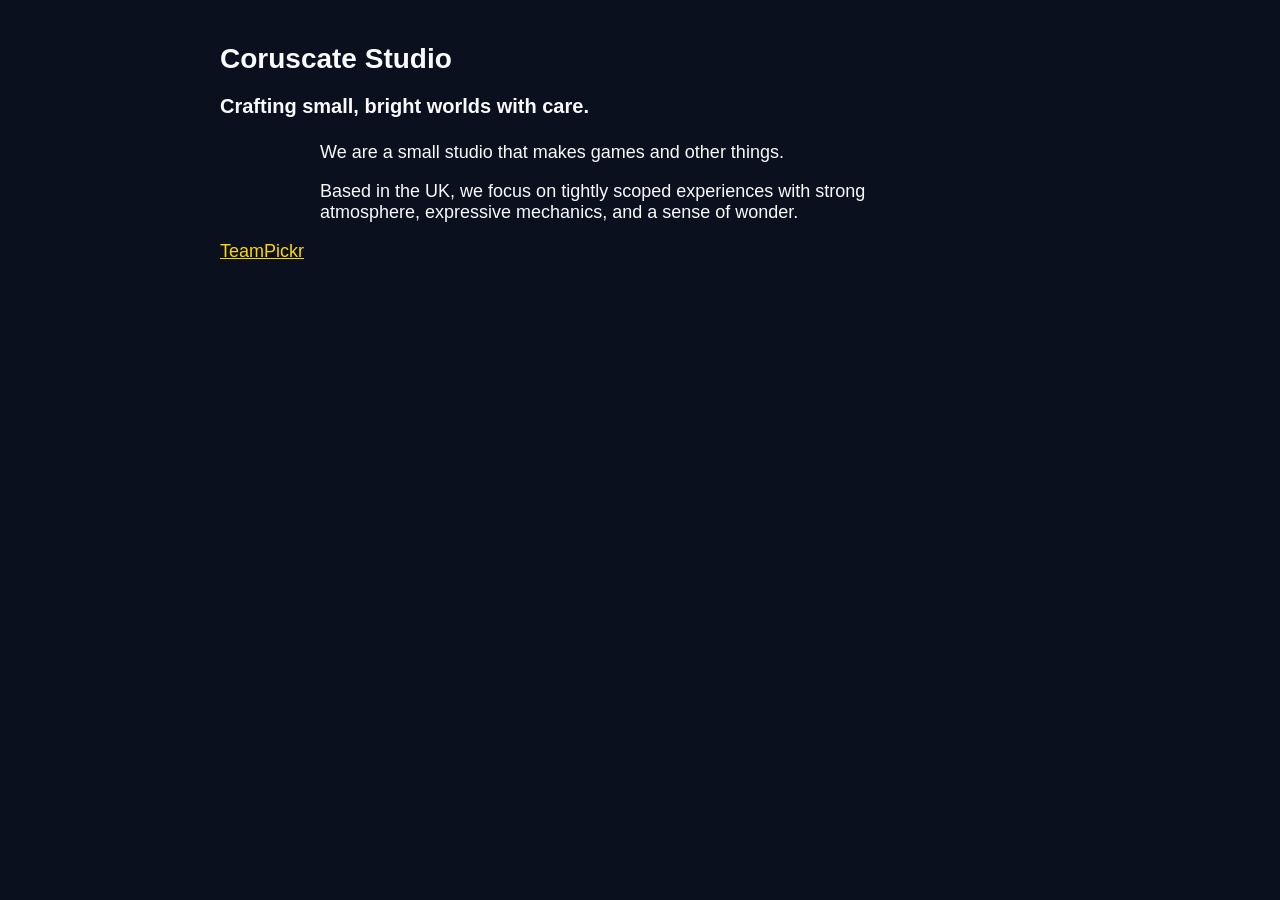
<file: docs/index.html>
<!DOCTYPE html>
<html lang="en">
<head>
  <meta charset="UTF-8">
  <meta name="viewport" content="width=device-width, initial-scale=1">
  <meta name="description" content="Coruscate Studio">
  <title>Coruscate Studio</title>
  <link rel="stylesheet" href="./theme.css">
</head>
<body>
  <div class="page-shell">
    <header class="page-header">
      <h1 class="page-title">Coruscate Studio</h1>
      <p class="page-subtitle">Crafting small, bright worlds with care.</p>
    </header>
    <main class="page-main">
      <p>
        We are a small studio that makes games and other things.
      </p>
      <p>
        Based in the UK, we focus on tightly scoped experiences with strong
        atmosphere, expressive mechanics, and a sense of wonder.
      </p>
    </main>
    <footer class="page-footer">
      <p>
        <a href="./teampickr/index.html">TeamPickr</a>
    </footer>
  </div>
</body>
</html>
</file>
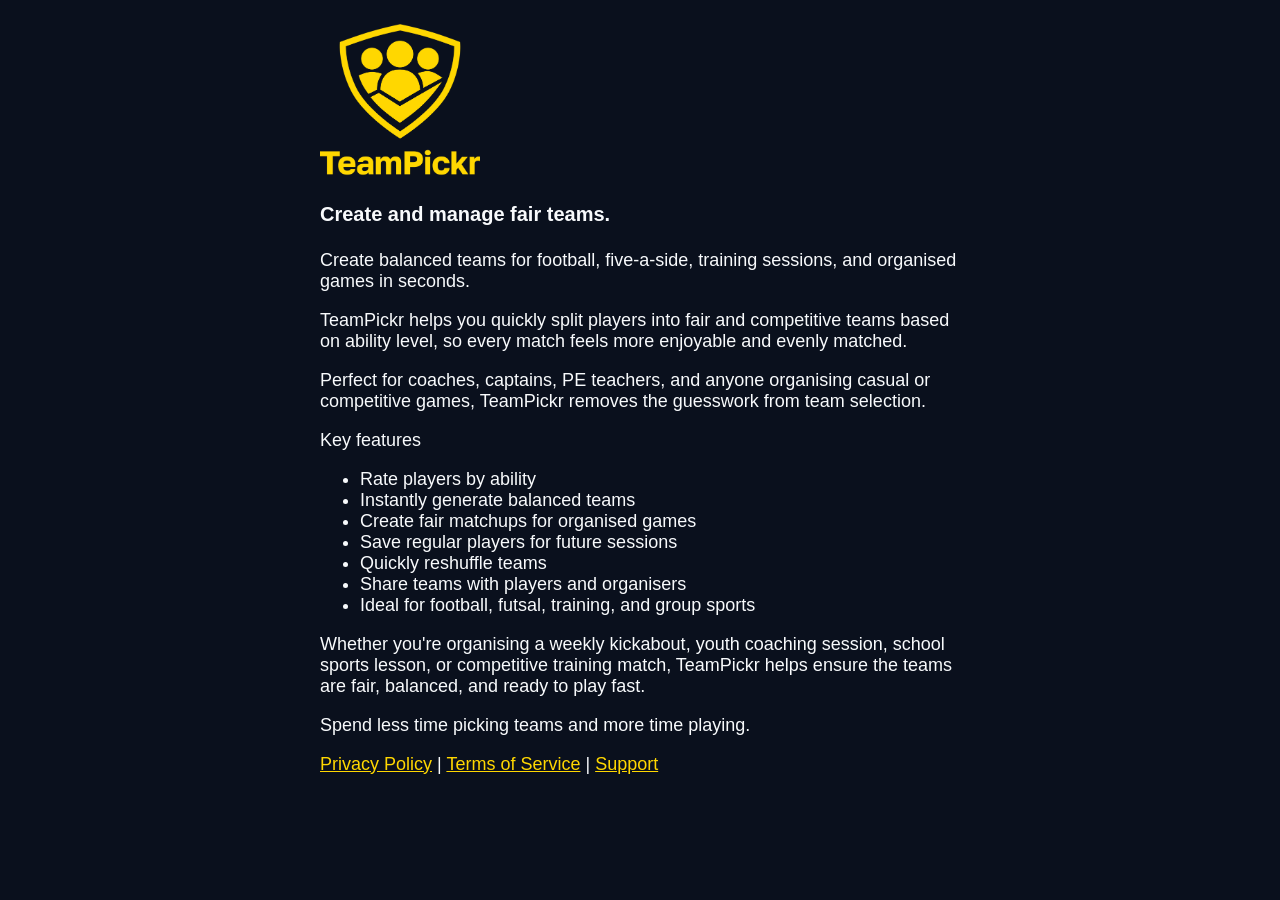
<file: docs/teampickr/index.html>
<!DOCTYPE html>
<html lang="en">
<head>
  <meta charset="UTF-8">
  <meta name="viewport" content="width=device-width, initial-scale=1">
  <meta name="description" content="TeamPickr">
  <title>TeamPickr</title>
  <link rel="stylesheet" href="../theme.css">
  <link rel="icon" href="./assets/favicon.ico" type="image/x-icon">
</head>
<body>
  <div class="page-shell">
    
    <main class="page-main">
      <header class="page-header">
        <h1 class="page-title" hidden>TeamPickr</h1>
        <img src="./assets/logo.png" alt="TeamPickr Logo" width="160">
        <p class="page-subtitle">Create and manage fair teams.</p>
      </header>
      <p>Create balanced teams for football, five-a-side, training sessions, and organised games in seconds.</p>

      <p>TeamPickr helps you quickly split players into fair and competitive teams based on ability level, so every match feels more enjoyable and evenly matched.</p>

      <p>Perfect for coaches, captains, PE teachers, and anyone organising casual or competitive games, TeamPickr removes the guesswork from team selection.</p>

      <p>Key features</p>
      <ul>
        <li>Rate players by ability</li>
        <li>Instantly generate balanced teams</li>
        <li>Create fair matchups for organised games</li>
        <li>Save regular players for future sessions</li>
        <li>Quickly reshuffle teams</li>
        <li>Share teams with players and organisers</li>
        <li>Ideal for football, futsal, training, and group sports</li>
      </ul>

      <p>Whether you're organising a weekly kickabout, youth coaching session, school sports lesson, or competitive training match, TeamPickr helps ensure the teams are fair, balanced, and ready to play fast.</p>

      <p>Spend less time picking teams and more time playing.</p>

      <footer class="page-footer">
        <p>
          <a href="privacy.html">Privacy Policy</a>
          |
          <a href="terms.html">Terms of Service</a>
          |
          <a href="support.html">Support</a>
        </p>
      </footer>
    </main>
    
  </div>
</body>
</html>
</file>
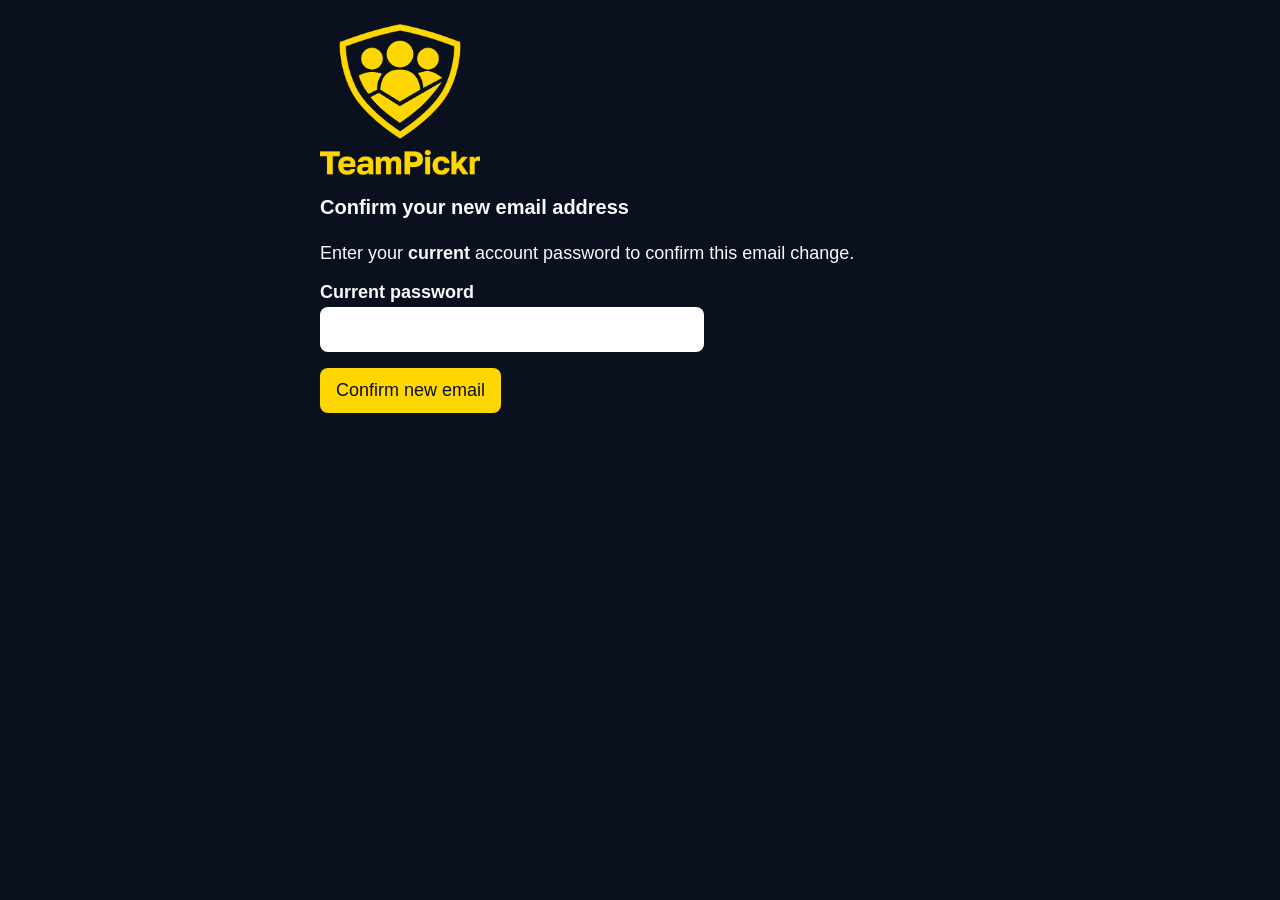
<file: docs/teampickr/confirm-email-change.html>
<!DOCTYPE html>
<html lang="en">
<head>
  <meta charset="UTF-8">
  <meta name="viewport" content="width=device-width, initial-scale=1">
  <meta name="description" content="TeamPickr email change confirmation">
  <title>TeamPickr - Confirm your new email</title>
  <link rel="stylesheet" href="../theme.css">
  <link rel="icon" href="./assets/favicon.ico" type="image/x-icon">
</head>
<body>
  <div class="page-shell">
    <main class="page-main">
      <header class="page-header">
        <img src="./assets/logo.png" alt="TeamPickr Logo" width="160">
        <h1 class="page-subtitle">Confirm your new email address</h1>
      </header>
      <noscript>
        <style>#auth-flow { display: none !important; }</style>
        <p>JavaScript is required to confirm your email change on this page.</p>
        <p><a href="./support.html">Support</a></p>
      </noscript>
      <div id="auth-flow">
      <section id="form-state">
        <p>
          Enter your <strong>current</strong> account password to confirm this email change.
        </p>

        <form id="confirm-form" novalidate>
          <div class="form-row">
            <label for="current-password">Current password</label>
            <input
              id="current-password"
              name="current-password"
              type="password"
              autocomplete="current-password"
              required
            >
          </div>
          <p id="form-error" class="message-error" hidden role="alert"></p>
          <button type="submit" class="button" id="submit-btn">Confirm new email</button>
        </form>
      </section>

      <section id="success-state" hidden>
        <p>Your email address has been updated.</p>
        <p>
          <a href="teampickr://login">Open TeamPickr</a>
          <span class="helper-text"> on this device if you have the app installed.</span>
        </p>
      </section>

      <section id="token-not-found" hidden>
        <p>This page needs the link from your “confirm new email” message. Open that email and tap the button again, or start a new email change in the app.</p>
        <p>
          <a href="teampickr://login">Open TeamPickr</a>
          or <a href="./support.html">contact support</a>.
        </p>
      </section>
      </div>
    </main>
  </div>

  <script type="module">
    import {
      createClient,
      getTokenFromUrl,
      formatAuthError,
      AUTH_COLLECTION,
    } from './auth-bridge.js';

    const formState = document.getElementById('form-state');
    const successState = document.getElementById('success-state');
    const tokenNotFound = document.getElementById('token-not-found');
    const form = document.getElementById('confirm-form');
    const formError = document.getElementById('form-error');
    const submitBtn = document.getElementById('submit-btn');
    const submitLabelDefault = submitBtn.textContent.trim();

    const token = getTokenFromUrl();
    if (!token) {
      formState.hidden = true;
      tokenNotFound.hidden = false;
    } else {
      const pb = createClient();

      form.addEventListener('submit', async (e) => {
        e.preventDefault();
        formError.hidden = true;

        const password = document.getElementById('current-password').value;
        if (!password) {
          formError.textContent = 'Enter the password you currently use to sign in to TeamPickr.';
          formError.hidden = false;
          return;
        }

        submitBtn.disabled = true;
        submitBtn.classList.add('is-loading');
        form.setAttribute('aria-busy', 'true');
        submitBtn.textContent = 'Confirming…';
        try {
          await pb.collection(AUTH_COLLECTION).confirmEmailChange(token, password);
          submitBtn.classList.remove('is-loading');
          form.removeAttribute('aria-busy');
          submitBtn.textContent = submitLabelDefault;
          formState.hidden = true;
          successState.hidden = false;
        } catch (err) {
          formError.textContent = formatAuthError(err);
          formError.hidden = false;
          submitBtn.disabled = false;
          submitBtn.classList.remove('is-loading');
          form.removeAttribute('aria-busy');
          submitBtn.textContent = submitLabelDefault;
        }
      });
    }
  </script>
</body>
</html>
</file>
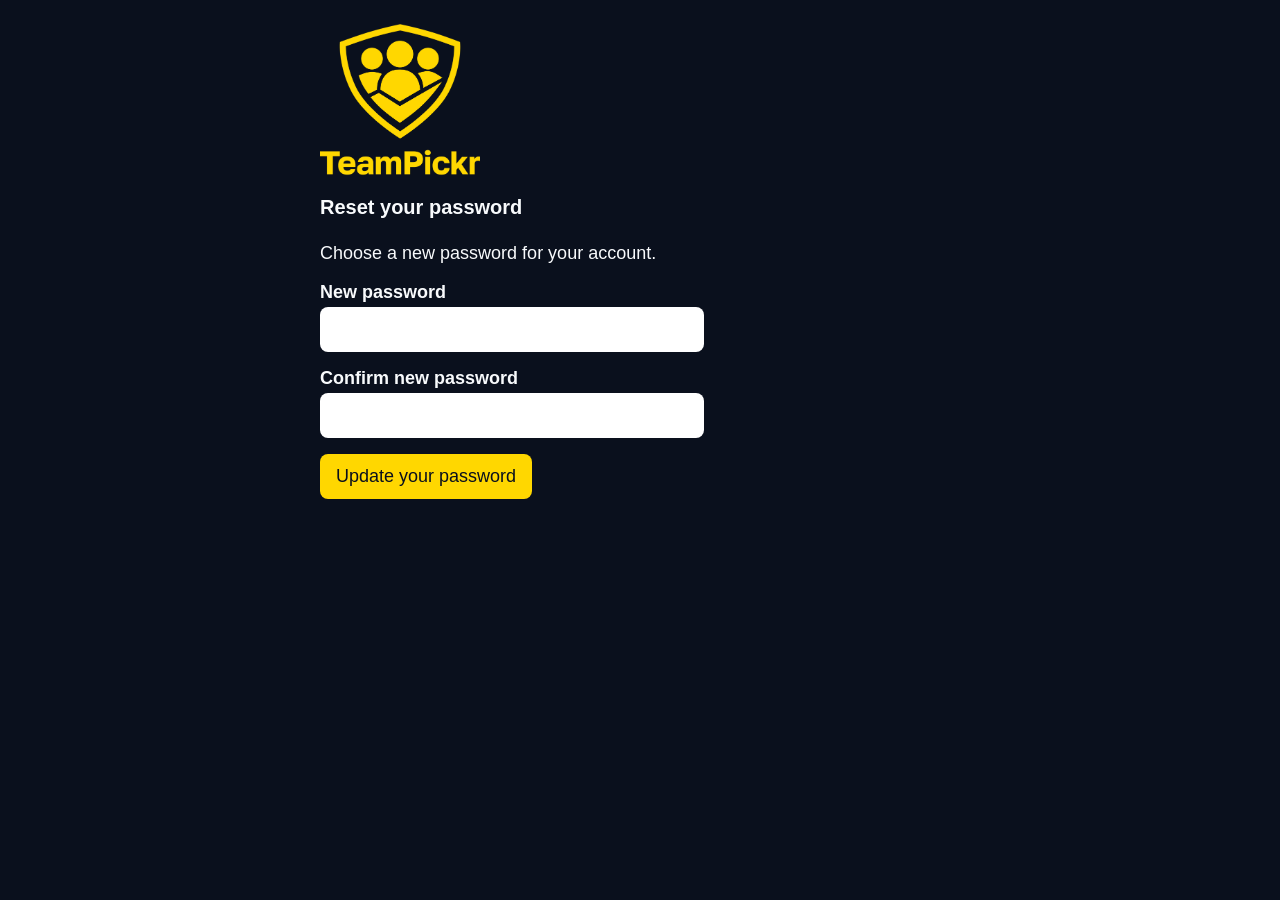
<file: docs/teampickr/confirm-password-reset.html>
<!DOCTYPE html>
<html lang="en">
<head>
  <meta charset="UTF-8">
  <meta name="viewport" content="width=device-width, initial-scale=1">
  <meta name="description" content="TeamPickr password reset">
  <title>TeamPickr - Reset your password</title>
  <link rel="stylesheet" href="../theme.css">
  <link rel="icon" href="./assets/favicon.ico" type="image/x-icon">
</head>
<body>
  <div class="page-shell">
    <main class="page-main">
      <header class="page-header">
        <img src="./assets/logo.png" alt="TeamPickr Logo" width="160">
        <h1 class="page-subtitle">Reset your password</h1>
      </header>

    
      <noscript>
        <style>#auth-flow { display: none !important; }</style>
        <p>JavaScript is required to set a new password on this page.</p>
        <p><a href="./support.html">Support</a></p>
      </noscript>
      <div id="auth-flow">
      <section id="form-state">
        <p>Choose a new password for your account.</p>

        <form id="reset-form" novalidate>
          <div class="form-row">
            <label for="new-password">New password</label>
            <input
              id="new-password"
              name="new-password"
              type="password"
              autocomplete="new-password"
              required
              minlength="8"
            >
          </div>
          <div class="form-row">
            <label for="confirm-password">Confirm new password</label>
            <input
              id="confirm-password"
              name="confirm-password"
              type="password"
              autocomplete="new-password"
              required
              minlength="8"
            >
          </div>
          <p id="form-error" class="message-error" hidden role="alert"></p>
          <button type="submit" class="button" id="submit-btn">Update your password</button>
        </form>
      </section>

      <section id="success-state" hidden>
        <p>Your password has been updated.</p>
        <p>You can sign in to TeamPickr on any device with your new password.</p>
        <p>
          <a href="teampickr://login">Open TeamPickr</a>
          <span class="helper-text"> on this device if you have the app installed.</span>
        </p>
      </section>

      <section id="token-not-found" hidden>
        <p>This page needs a reset link from your email. Open the message we sent you, or request a new reset from the app.</p>
        <p>
          <a href="teampickr://login">Open TeamPickr</a>
          or <a href="./support.html">contact support</a>.
        </p>
      </section>
      </div>
    </main>
  </div>

  <script type="module">
    import {
      createClient,
      getTokenFromUrl,
      formatAuthError,
      AUTH_COLLECTION,
    } from './auth-bridge.js';

    const formState = document.getElementById('form-state');
    const successState = document.getElementById('success-state');
    const tokenNotFound = document.getElementById('token-not-found');
    const form = document.getElementById('reset-form');
    const formError = document.getElementById('form-error');
    const submitBtn = document.getElementById('submit-btn');
    const submitLabelDefault = submitBtn.textContent.trim();

    const token = getTokenFromUrl();
    if (!token) {
      formState.hidden = true;
      tokenNotFound.hidden = false;
    } else {
      const pb = createClient();

      form.addEventListener('submit', async (e) => {
        e.preventDefault();
        formError.hidden = true;

        const pwd = document.getElementById('new-password').value;
        const confirm = document.getElementById('confirm-password').value;

        if (pwd !== confirm) {
          formError.textContent = 'Those two passwords don’t match. Try entering them again.';
          formError.hidden = false;
          return;
        }

        if (pwd.length < 8) {
          formError.textContent = 'Choose a password that’s at least 8 characters long.';
          formError.hidden = false;
          return;
        }

        submitBtn.disabled = true;
        submitBtn.classList.add('is-loading');
        form.setAttribute('aria-busy', 'true');
        submitBtn.textContent = 'Updating…';
        try {
          await pb.collection(AUTH_COLLECTION).confirmPasswordReset(token, pwd, confirm);
          submitBtn.classList.remove('is-loading');
          form.removeAttribute('aria-busy');
          submitBtn.textContent = submitLabelDefault;
          formState.hidden = true;
          successState.hidden = false;
        } catch (err) {
          formError.textContent = formatAuthError(err);
          formError.hidden = false;
          submitBtn.disabled = false;
          submitBtn.classList.remove('is-loading');
          form.removeAttribute('aria-busy');
          submitBtn.textContent = submitLabelDefault;
        }
      });
    }
  </script>
</body>
</html>
</file>
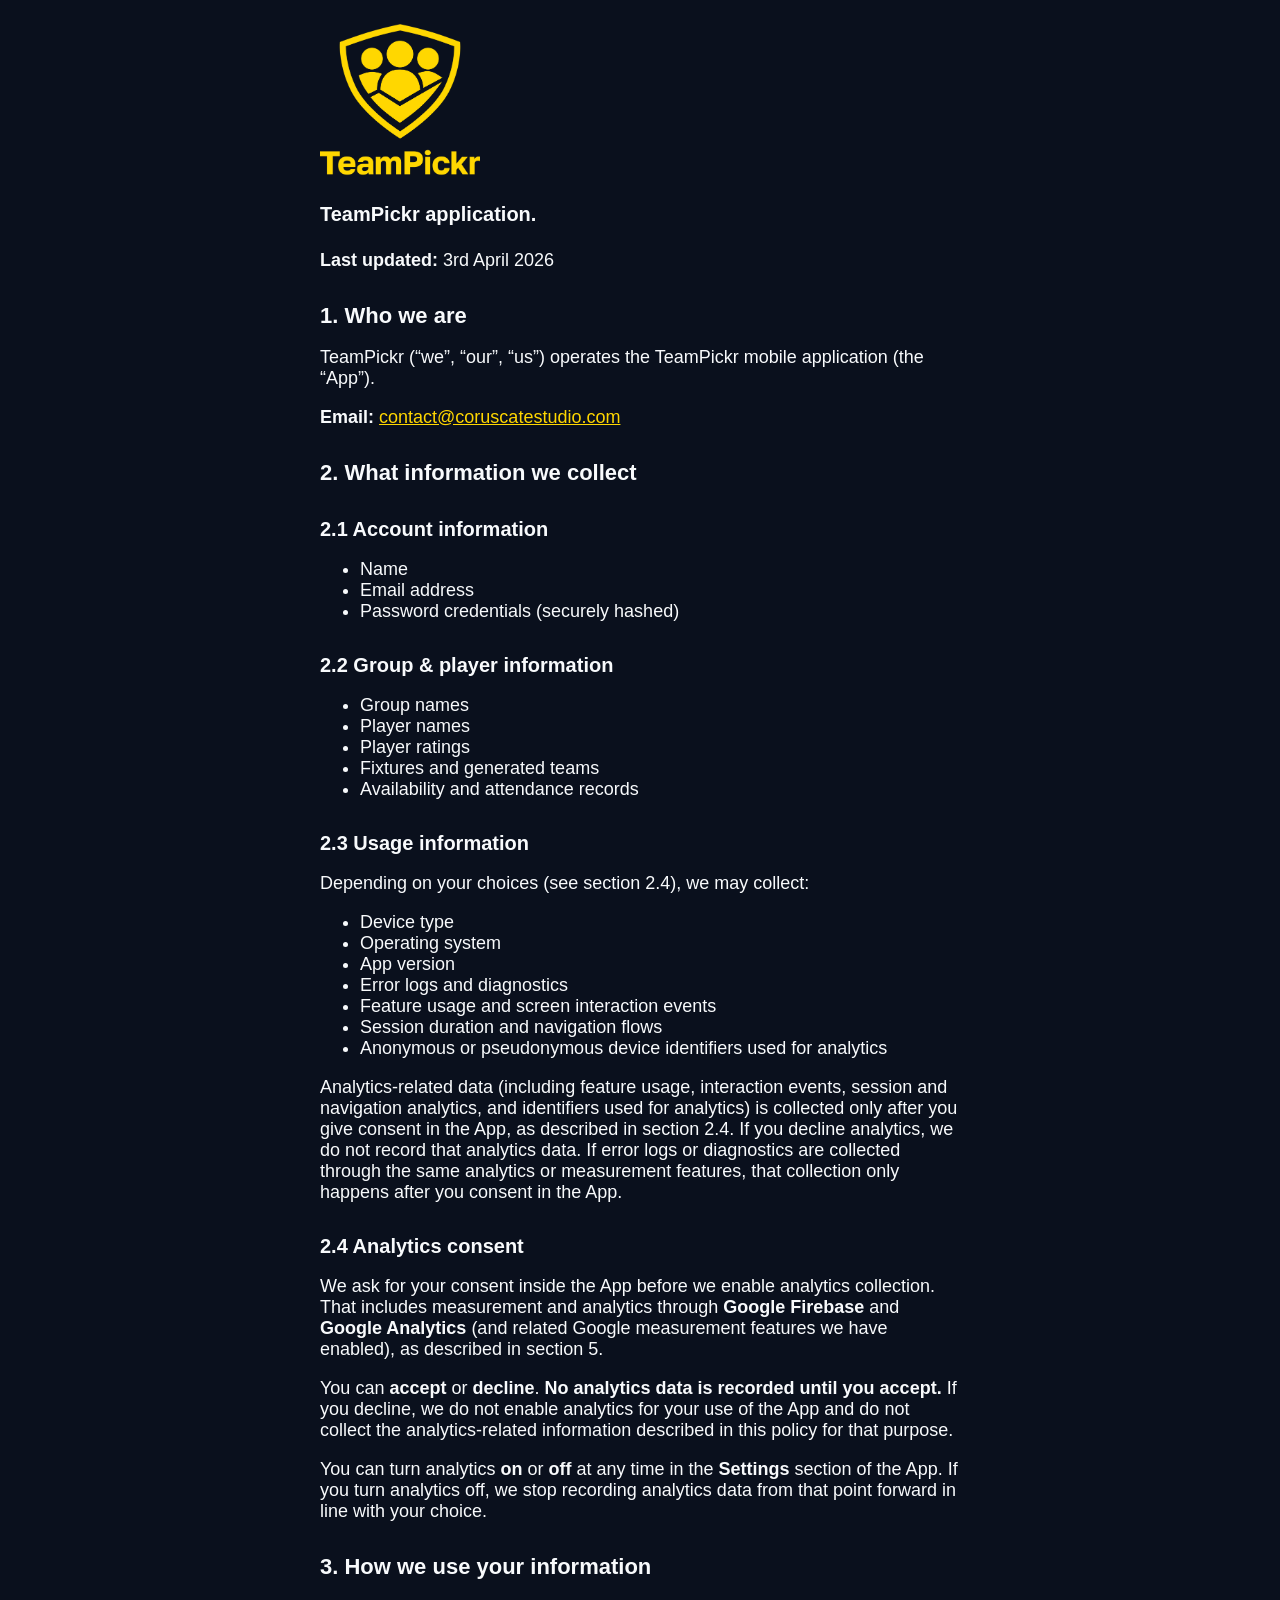
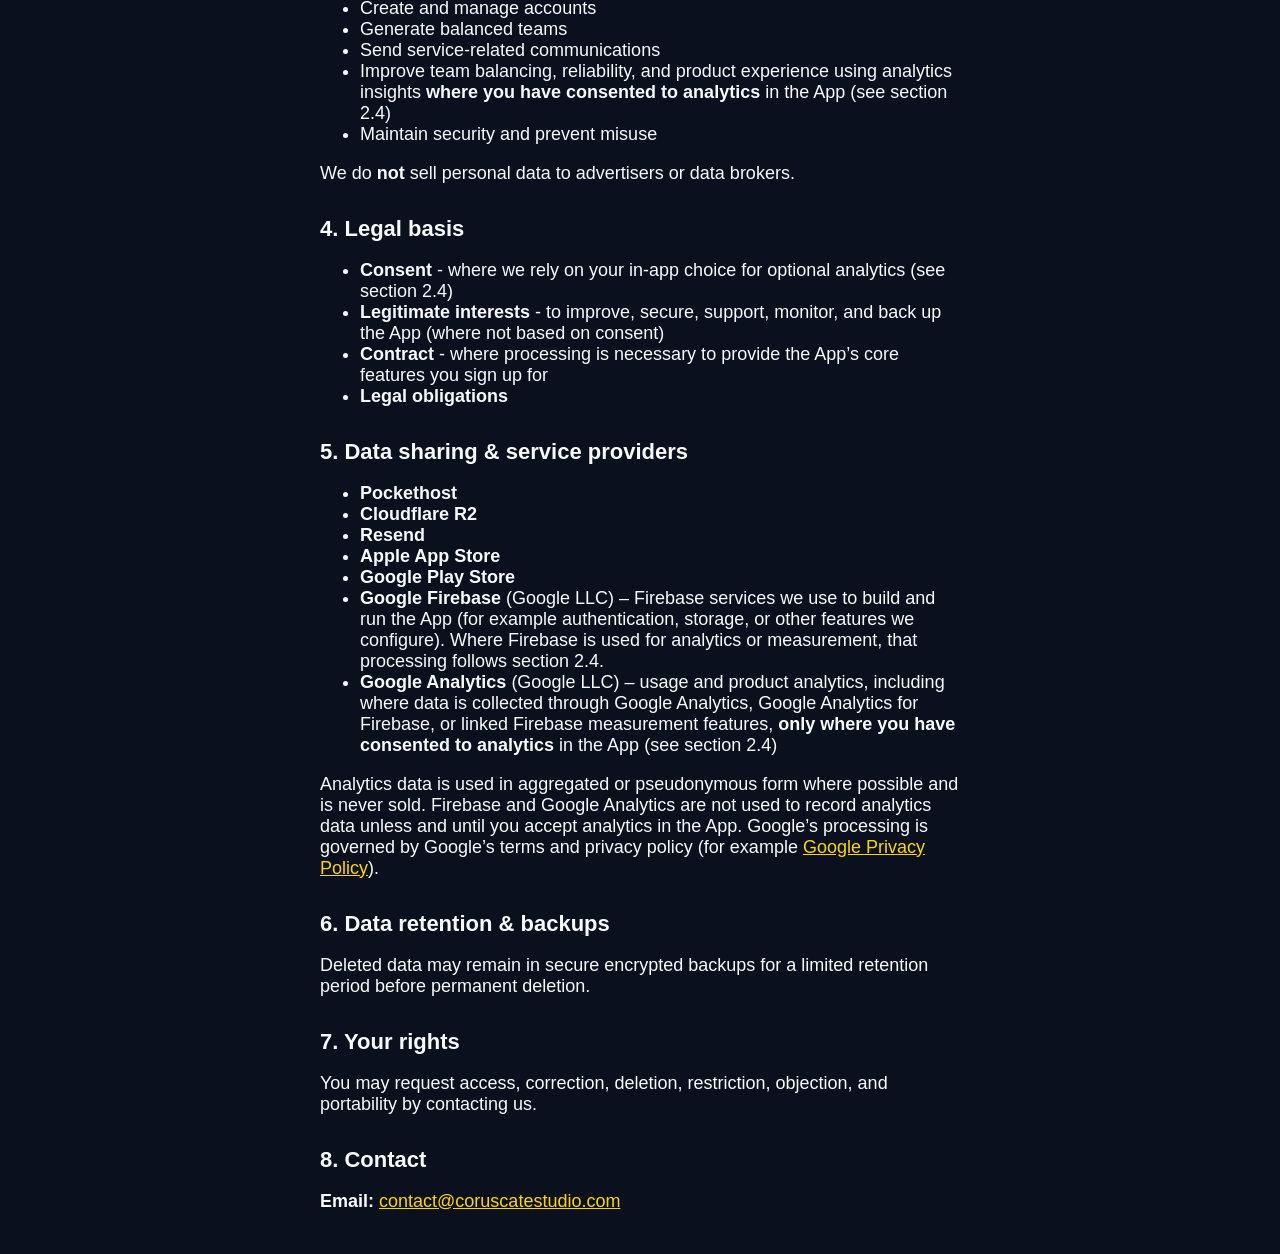
<file: docs/teampickr/privacy.html>
<!DOCTYPE html>
<html lang="en">
<head>
  <meta charset="UTF-8">
  <meta name="viewport" content="width=device-width, initial-scale=1">
  <meta name="description" content="Privacy Policy for the TeamPickr application.">
  <title>Privacy Policy</title>
  <link rel="stylesheet" href="../theme.css">
  <link rel="icon" href="./assets/favicon.ico" type="image/x-icon">
</head>
<body>
  <div class="page-shell">
    

    <main class="page-main">
      <header class="page-header">
        <h1 class="page-title" hidden>Privacy Policy</h1>
        <img src="./assets/logo.png" alt="TeamPickr Logo" width="160">
        <p class="page-subtitle">TeamPickr application.</p>
      </header>

      <p><strong>Last updated:</strong> 3rd April 2026</p>

      <section>
        <h2 class="section-title">1. Who we are</h2>
        <p>TeamPickr (“we”, “our”, “us”) operates the TeamPickr mobile application (the “App”).</p>
        <p><strong>Email:</strong> <a href="mailto:contact@coruscatestudio.com?subject=TeamPickr%20Privacy%20Policy">contact@coruscatestudio.com</a></p>
      </section>

      <section>
        <h2 class="section-title">2. What information we collect</h2>
        <h3 class="sub-section-title">2.1 Account information</h3>
        <ul>
          <li>Name</li>
          <li>Email address</li>
          <li>Password credentials (securely hashed)</li>
        </ul>

        <h3 class="sub-section-title">2.2 Group &amp; player information</h3>
        <ul>
          <li>Group names</li>
          <li>Player names</li>
          <li>Player ratings</li>
          <li>Fixtures and generated teams</li>
          <li>Availability and attendance records</li>
        </ul>

        <h3 class="sub-section-title">2.3 Usage information</h3>
        <p>
          Depending on your choices (see section 2.4), we may collect:
        </p>
        <ul>
          <li>Device type</li>
          <li>Operating system</li>
          <li>App version</li>
          <li>Error logs and diagnostics</li>
          <li>Feature usage and screen interaction events</li>
          <li>Session duration and navigation flows</li>
          <li>Anonymous or pseudonymous device identifiers used for analytics</li>
        </ul>
        <p>
          Analytics-related data (including feature usage, interaction events, session and navigation analytics, and
          identifiers used for analytics) is collected only after you give consent in the App, as described in section
          2.4. If you decline analytics, we do not record that analytics data. If error logs or diagnostics are
          collected through the same analytics or measurement features, that collection only happens after you consent
          in the App.
        </p>

        <h3 class="sub-section-title">2.4 Analytics consent</h3>
        <p>
          We ask for your consent inside the App before we enable analytics collection. That includes measurement and
          analytics through <strong>Google Firebase</strong> and <strong>Google Analytics</strong> (and related Google
          measurement features we have enabled), as described in section 5.
        </p>
        <p>
          You can <strong>accept</strong> or <strong>decline</strong>. <strong>No analytics data is recorded until you
          accept.</strong> If you decline, we do not enable analytics for your use of the App and do not collect the
          analytics-related information described in this policy for that purpose.
        </p>
        <p>
          You can turn analytics <strong>on</strong> or <strong>off</strong> at any time in the <strong>Settings</strong>
          section of the App. If you turn analytics off, we stop recording analytics data from that point forward in line
          with your choice.
        </p>
      </section>

      <section>
        <h2 class="section-title">3. How we use your information</h2>
        <ul>
          <li>Create and manage accounts</li>
          <li>Generate balanced teams</li>
          <li>Send service-related communications</li>
          <li>
            Improve team balancing, reliability, and product experience using analytics insights
            <strong>where you have consented to analytics</strong> in the App (see section 2.4)
          </li>
          <li>Maintain security and prevent misuse</li>
        </ul>
        <p>We do <strong>not</strong> sell personal data to advertisers or data brokers.</p>
      </section>

      <section>
        <h2 class="section-title">4. Legal basis</h2>
        <ul>
          <li><strong>Consent</strong> - where we rely on your in-app choice for optional analytics (see section 2.4)</li>
          <li><strong>Legitimate interests</strong> - to improve, secure, support, monitor, and back up the App (where not based on consent)</li>
          <li><strong>Contract</strong> - where processing is necessary to provide the App’s core features you sign up for</li>
          <li><strong>Legal obligations</strong></li>
        </ul>
      </section>

      <section>
        <h2 class="section-title">5. Data sharing &amp; service providers</h2>
        <ul>
          <li><strong>Pockethost</strong></li>
          <li><strong>Cloudflare R2</strong></li>
          <li><strong>Resend</strong></li>
          <li><strong>Apple App Store</strong></li>
          <li><strong>Google Play Store</strong></li>
          <li>
            <strong>Google Firebase</strong> (Google LLC) – Firebase services we use to build and run the App (for
            example authentication, storage, or other features we configure). Where Firebase is used for analytics or
            measurement, that processing follows section 2.4.
          </li>
          <li>
            <strong>Google Analytics</strong> (Google LLC) – usage and product analytics, including where data is
            collected through Google Analytics, Google Analytics for Firebase, or linked Firebase measurement features,
            <strong>only where you have consented to analytics</strong> in the App (see section 2.4)
          </li>
        </ul>
        <p>
          Analytics data is used in aggregated or pseudonymous form where possible and is never sold. Firebase and
          Google Analytics are not used to record analytics data unless and until you accept analytics in the App.
          Google’s processing is governed by Google’s terms and privacy policy (for example
          <a href="https://policies.google.com/privacy" rel="noopener noreferrer">Google Privacy Policy</a>).
        </p>
      </section>

      <section>
        <h2 class="section-title">6. Data retention &amp; backups</h2>
        <p>Deleted data may remain in secure encrypted backups for a limited retention period before permanent deletion.</p>
      </section>

      <section>
        <h2 class="section-title">7. Your rights</h2>
        <p>You may request access, correction, deletion, restriction, objection, and portability by contacting us.</p>
      </section>

      <section>
        <h2 class="section-title">8. Contact</h2>
        <p><strong>Email:</strong> <a href="mailto:contact@coruscatestudio.com?subject=TeamPickr%20Privacy%20Policy">contact@coruscatestudio.com</a></p>
      </section>
    </main>
  </div>
</body>
</html>
</file>
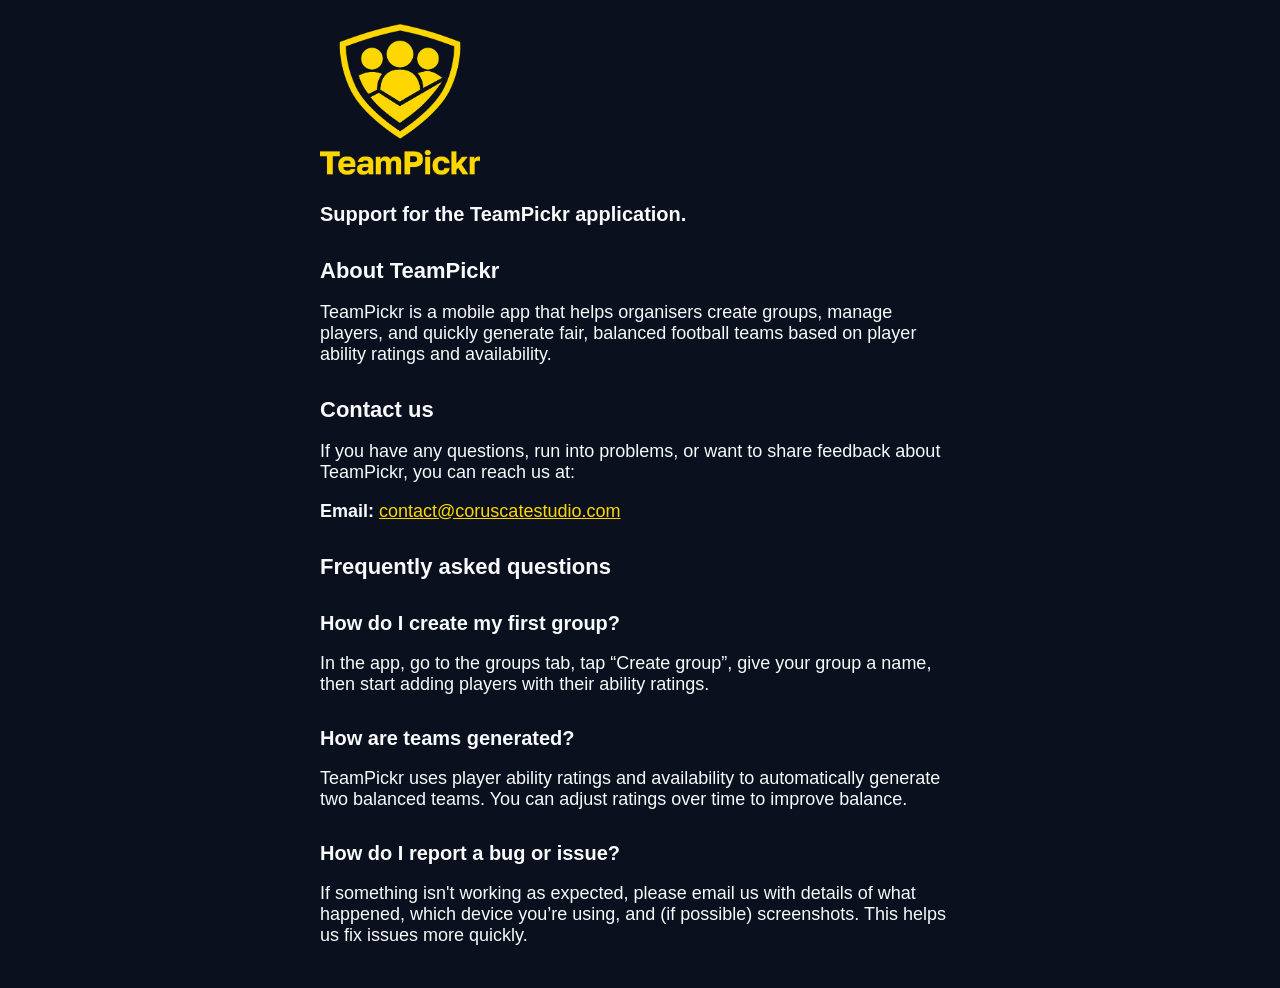
<file: docs/teampickr/support.html>
<!DOCTYPE html>
<html lang="en">
<head>
  <meta charset="UTF-8">
  <meta name="viewport" content="width=device-width, initial-scale=1">
  <meta name="description" content="Coruscate Studio">
  <title>TeamPickr Support</title>
  <link rel="stylesheet" href="../theme.css">
  <link rel="icon" href="./assets/favicon.ico" type="image/x-icon">
</head>
<body>
  <div class="page-shell">
    
    <main class="page-main">
      <header class="page-header">
        <h1 class="page-title" hidden>TeamPickr Support</h1>
        <img src="./assets/logo.png" alt="TeamPickr Logo" width="160">
        <p class="page-subtitle">Support for the TeamPickr application.</p>
      </header>
      <section>
        <h2 class="section-title">About TeamPickr</h2>
        <p>
          TeamPickr is a mobile app that helps organisers create groups, manage players, and quickly generate fair,
          balanced football teams based on player ability ratings and availability.
        </p>
      </section>

      <section>
        <h2 class="section-title">Contact us</h2>
        <p>
          If you have any questions, run into problems, or want to share feedback about TeamPickr, you can reach us at:
        </p>
        <p>
          <strong>Email:</strong>
          <a href="mailto:contact@coruscatestudio.com?subject=TeamPickr%20Support">
            contact@coruscatestudio.com
          </a>
        </p>
      </section>

      <section>
        <h2 class="section-title">Frequently asked questions</h2>

        <h3 class="sub-section-title">How do I create my first group?</h3>
        <p>
          In the app, go to the groups tab, tap “Create group”, give your group a name, then start adding players with
          their ability ratings.
        </p>

        <h3 class="sub-section-title">How are teams generated?</h3>
        <p>
          TeamPickr uses player ability ratings and availability to automatically generate two balanced teams. You can
          adjust ratings over time to improve balance.
        </p>

        <h3 class="sub-section-title">How do I report a bug or issue?</h3>
        <p>
          If something isn't working as expected, please email us with details of what happened, which device you’re
          using, and (if possible) screenshots. This helps us fix issues more quickly.
        </p>
      </section>
    </main>
  </div>
</body>
</html>
</file>
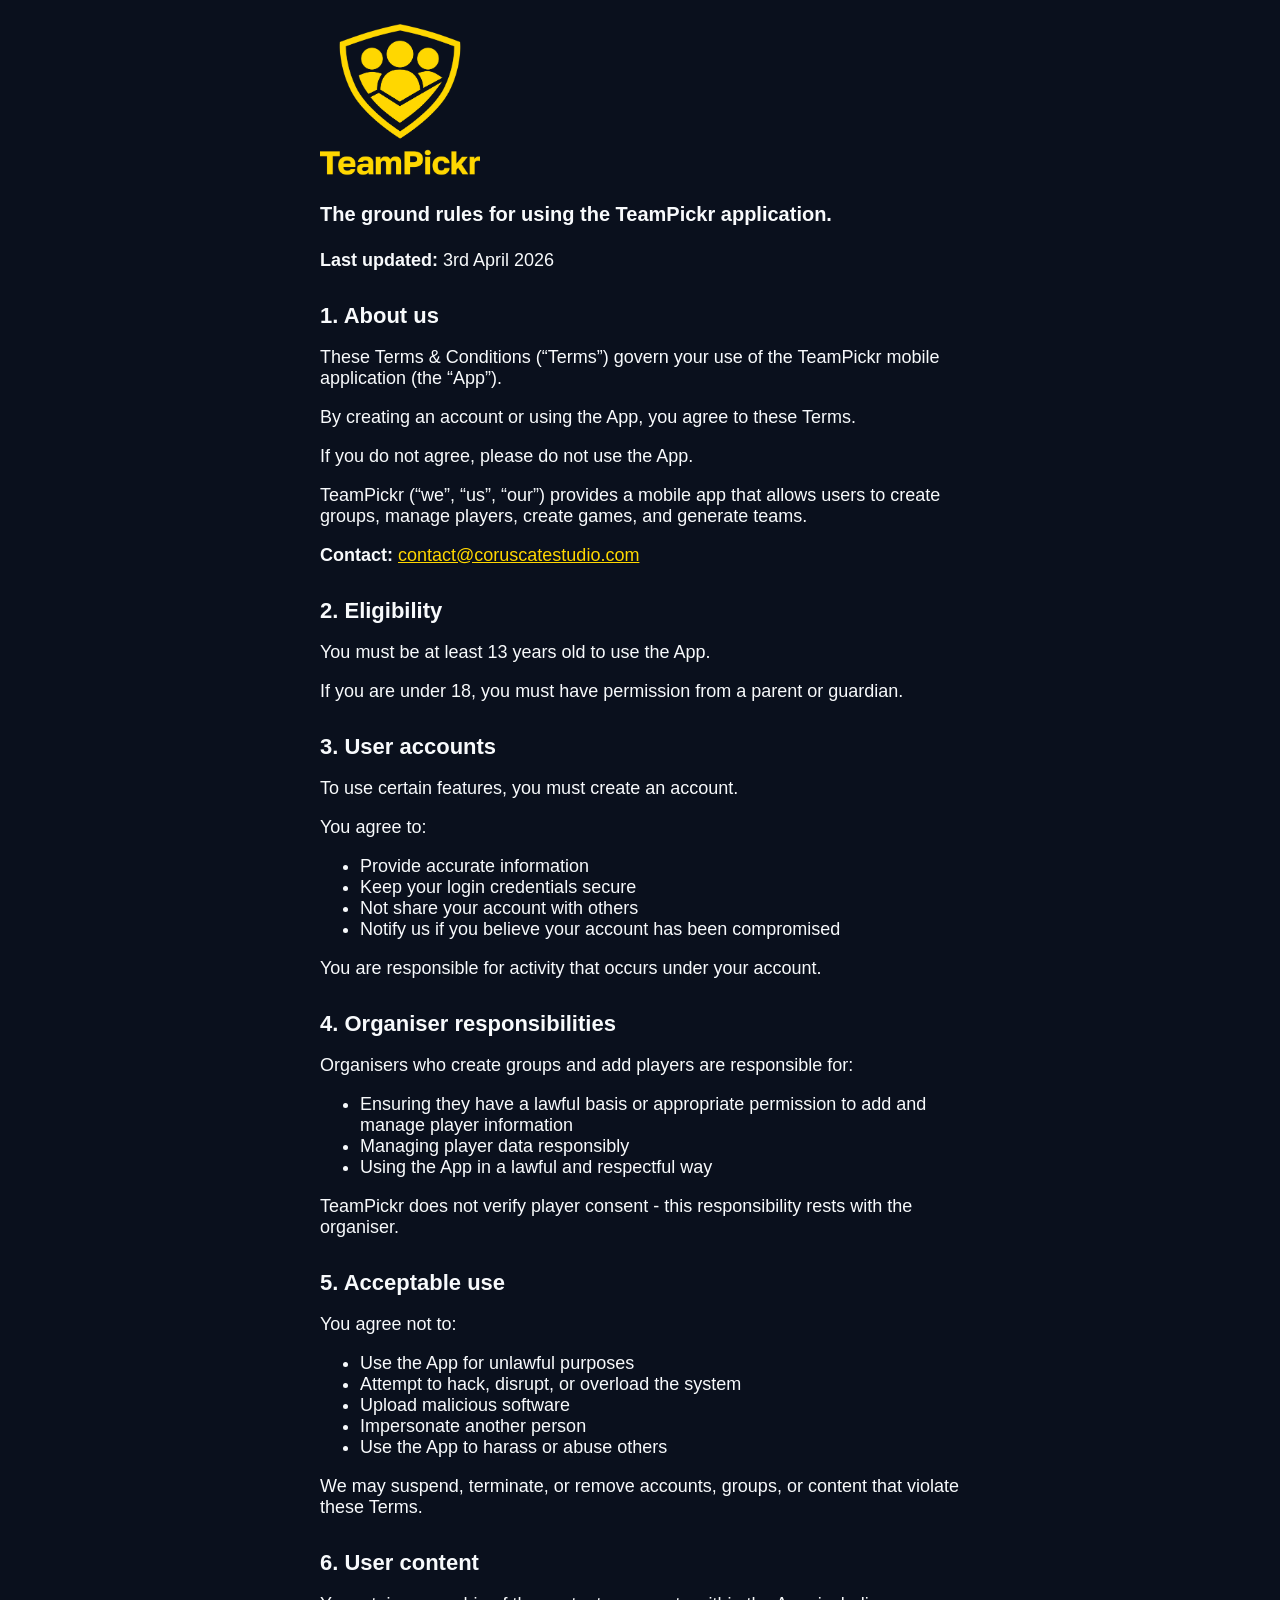
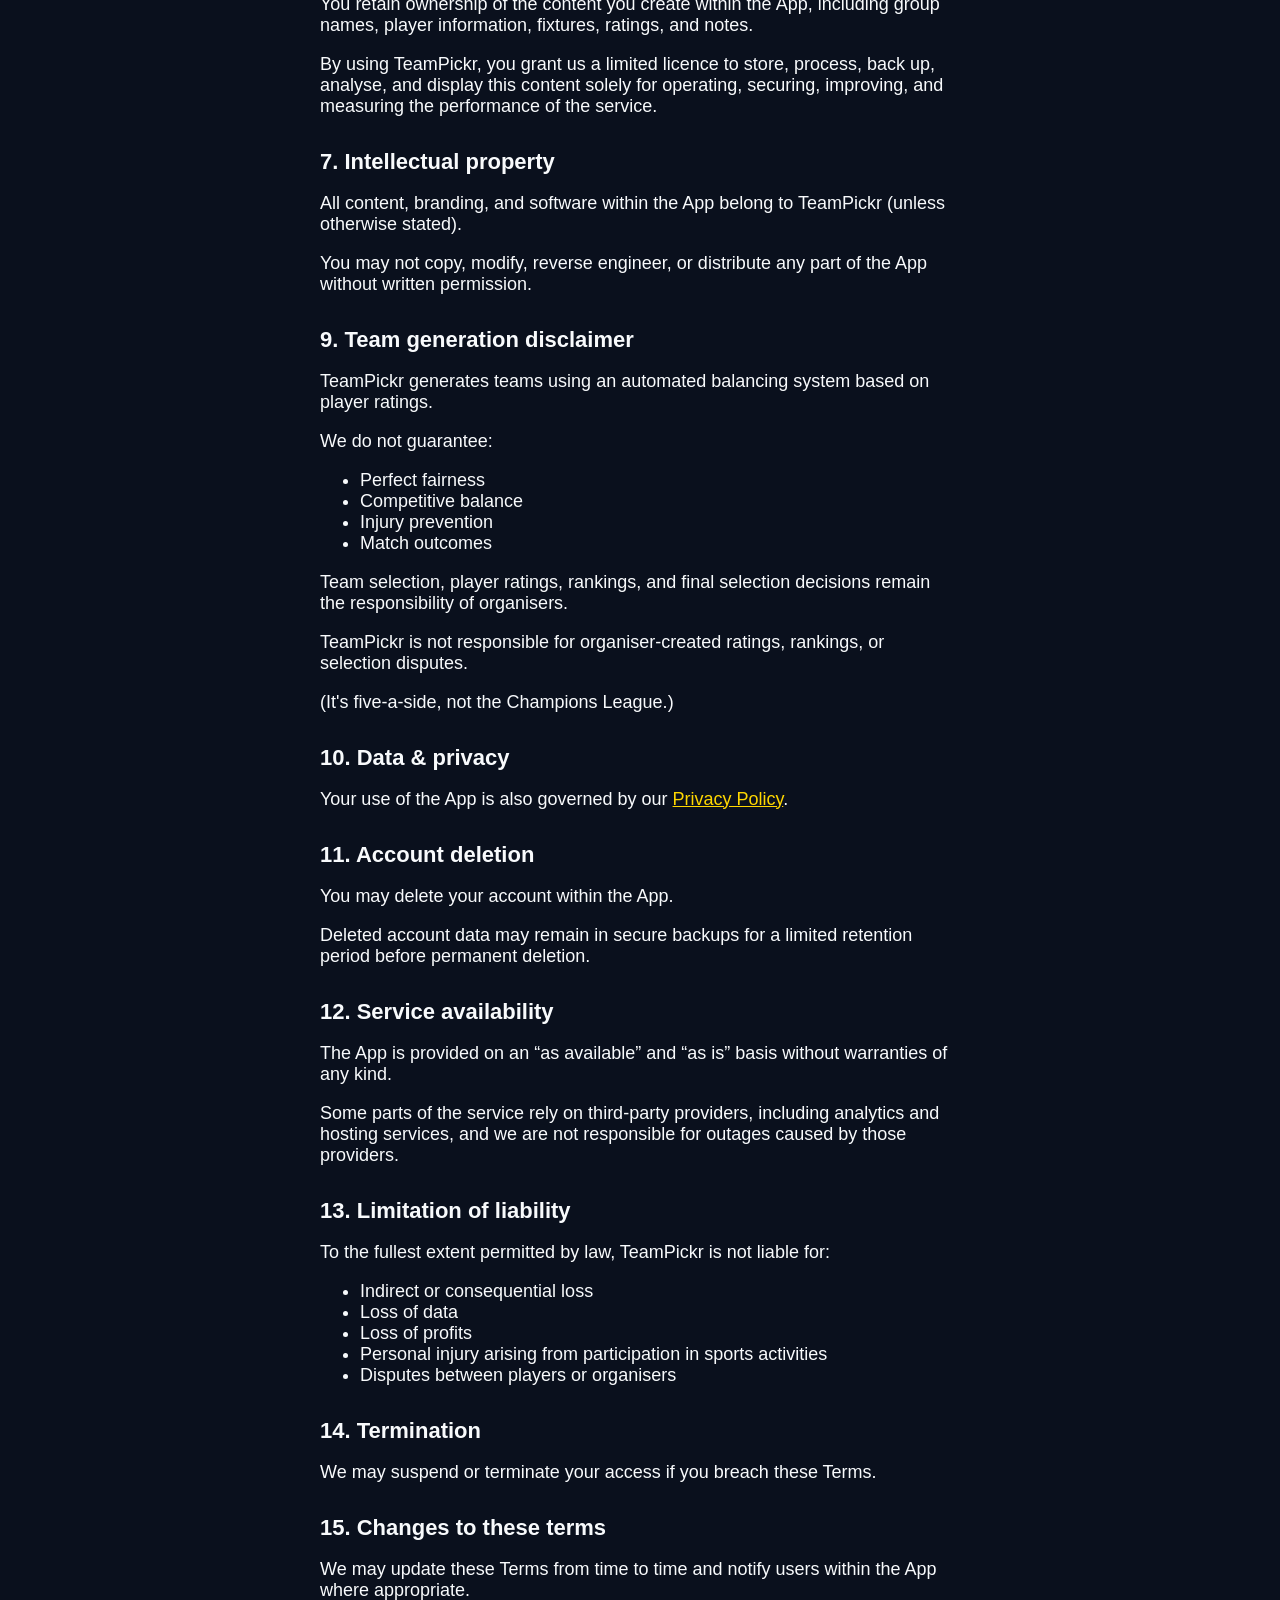
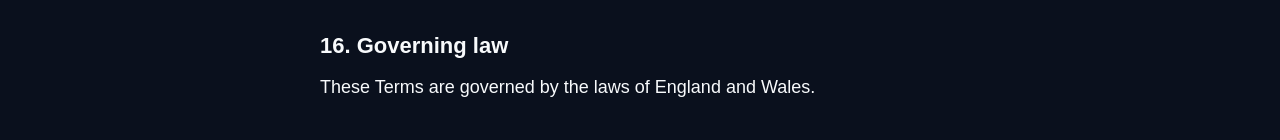
<file: docs/teampickr/terms.html>
<!DOCTYPE html>
<html lang="en">
<head>
  <meta charset="UTF-8">
  <meta name="viewport" content="width=device-width, initial-scale=1">
  <meta name="description" content="Terms of Service for TeamPickr application.">
  <title>Terms of Service</title>
  <link rel="stylesheet" href="../theme.css">
  <link rel="icon" href="./assets/favicon.ico" type="image/x-icon">
</head>
<body>
  <div class="page-shell">
    <main class="page-main">
      <header class="page-header">
        <h1 class="page-title" hidden>Terms of Service</h1>
        <img src="./assets/logo.png" alt="TeamPickr Logo" width="160">
        <p class="page-subtitle">The ground rules for using the TeamPickr application.</p>
      </header>
      <p><strong>Last updated:</strong> 3rd April 2026</p>

      <section>
        <h2 class="section-title">1. About us</h2>
        <p>These Terms &amp; Conditions (“Terms”) govern your use of the TeamPickr mobile application (the “App”).</p>
        <p>By creating an account or using the App, you agree to these Terms.</p>
        <p>If you do not agree, please do not use the App.</p>
        <p>TeamPickr (“we”, “us”, “our”) provides a mobile app that allows users to create groups, manage players, create games, and generate teams.</p>
        <p><strong>Contact:</strong> <a href="mailto:contact@coruscatestudio.com?subject=TeamPickr%20Terms%20of%20Service">contact@coruscatestudio.com</a></p>
      </section>

      <section>
        <h2 class="section-title">2. Eligibility</h2>
        <p>You must be at least 13 years old to use the App.</p>
        <p>If you are under 18, you must have permission from a parent or guardian.</p>
      </section>

      <section>
        <h2 class="section-title">3. User accounts</h2>
        <p>To use certain features, you must create an account.</p>
        <p>You agree to:</p>
        <ul>
          <li>Provide accurate information</li>
          <li>Keep your login credentials secure</li>
          <li>Not share your account with others</li>
          <li>Notify us if you believe your account has been compromised</li>
        </ul>
        <p>You are responsible for activity that occurs under your account.</p>
      </section>

      <section>
        <h2 class="section-title">4. Organiser responsibilities</h2>
        <p>Organisers who create groups and add players are responsible for:</p>
        <ul>
          <li>Ensuring they have a lawful basis or appropriate permission to add and manage player information</li>
          <li>Managing player data responsibly</li>
          <li>Using the App in a lawful and respectful way</li>
        </ul>
        <p>TeamPickr does not verify player consent - this responsibility rests with the organiser.</p>
      </section>

      <section>
        <h2 class="section-title">5. Acceptable use</h2>
        <p>You agree not to:</p>
        <ul>
          <li>Use the App for unlawful purposes</li>
          <li>Attempt to hack, disrupt, or overload the system</li>
          <li>Upload malicious software</li>
          <li>Impersonate another person</li>
          <li>Use the App to harass or abuse others</li>
        </ul>
        <p>We may suspend, terminate, or remove accounts, groups, or content that violate these Terms.</p>
      </section>

      <section>
        <h2 class="section-title">6. User content</h2>
        <p>You retain ownership of the content you create within the App, including group names, player information, fixtures, ratings, and notes.</p>
        <p>By using TeamPickr, you grant us a limited licence to store, process, back up, analyse, and display this content solely for operating, securing, improving, and measuring the performance of the service.</p>
      </section>

      <section>
        <h2 class="section-title">7. Intellectual property</h2>
        <p>All content, branding, and software within the App belong to TeamPickr (unless otherwise stated).</p>
        <p>You may not copy, modify, reverse engineer, or distribute any part of the App without written permission.</p>
      </section>

      <section>
        <h2 class="section-title">9. Team generation disclaimer</h2>
        <p>TeamPickr generates teams using an automated balancing system based on player ratings.</p>
        <p>We do not guarantee:</p>
        <ul>
          <li>Perfect fairness</li>
          <li>Competitive balance</li>
          <li>Injury prevention</li>
          <li>Match outcomes</li>
        </ul>
        <p>Team selection, player ratings, rankings, and final selection decisions remain the responsibility of organisers.</p>
        <p>TeamPickr is not responsible for organiser-created ratings, rankings, or selection disputes.</p>
        <p>(It's five-a-side, not the Champions League.)</p>
      </section>

      <section>
        <h2 class="section-title">10. Data &amp; privacy</h2>
        <p>Your use of the App is also governed by our <a href="./privacy.html">Privacy Policy</a>.</p>
      </section>

      <section>
        <h2 class="section-title">11. Account deletion</h2>
        <p>You may delete your account within the App.</p>
        <p>Deleted account data may remain in secure backups for a limited retention period before permanent deletion.</p>
      </section>

      <section>
        <h2 class="section-title">12. Service availability</h2>
        <p>The App is provided on an “as available” and “as is” basis without warranties of any kind.</p>
        <p>Some parts of the service rely on third-party providers, including analytics and hosting services, and we are not responsible for outages caused by those providers.</p>
      </section>

      <section>
        <h2 class="section-title">13. Limitation of liability</h2>
        <p>To the fullest extent permitted by law, TeamPickr is not liable for:</p>
        <ul>
          <li>Indirect or consequential loss</li>
          <li>Loss of data</li>
          <li>Loss of profits</li>
          <li>Personal injury arising from participation in sports activities</li>
          <li>Disputes between players or organisers</li>
        </ul>
      </section>

      <section>
        <h2 class="section-title">14. Termination</h2>
        <p>We may suspend or terminate your access if you breach these Terms.</p>
      </section>

      <section>
        <h2 class="section-title">15. Changes to these terms</h2>
        <p>We may update these Terms from time to time and notify users within the App where appropriate.</p>
      </section>

      <section>
        <h2 class="section-title">16. Governing law</h2>
        <p>These Terms are governed by the laws of England and Wales.</p>
      </section>
    </main>
  </div>
</body>
</html>
</file>
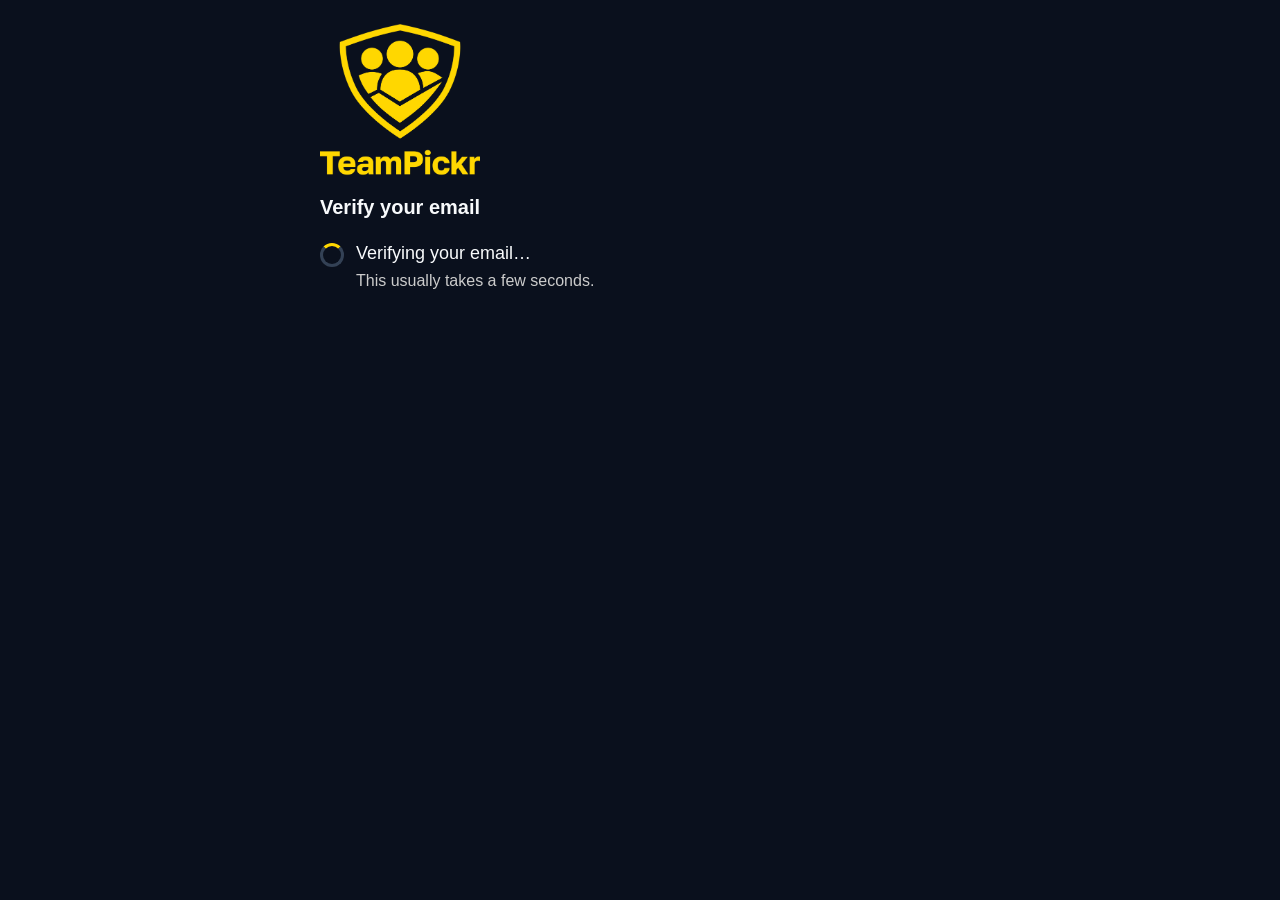
<file: docs/teampickr/verify-email.html>
<!DOCTYPE html>
<html lang="en">
<head>
  <meta charset="UTF-8">
  <meta name="viewport" content="width=device-width, initial-scale=1">
  <meta name="description" content="TeamPickr email verification">
  <title>TeamPickr - Verify your email</title>
  <link rel="stylesheet" href="../theme.css">
  <link rel="icon" href="./assets/favicon.ico" type="image/x-icon">
</head>
<body>
  <div class="page-shell">
    <main class="page-main">
      <header class="page-header">
        <img src="./assets/logo.png" alt="TeamPickr Logo" width="160">
        <h1 class="page-subtitle">Verify your email</h1>
      </header>
      <noscript>
        <style>#auth-flow { display: none !important; }</style>
        <div class="stack">
          <p>JavaScript is required to verify your email on this page.</p>
          <p><a href="./support.html">Support</a></p>
        </div>
      </noscript>
      <div id="auth-flow" class="stack">
        <section
          id="loading-state"
          aria-busy="true"
          aria-live="polite"
          role="status"
        >
          <div class="loading-row">
            <span class="loading-spinner" aria-hidden="true"></span>
            <div class="loading-row__text">
              <p>Verifying your email…</p>
              <p class="loading-subline">This usually takes a few seconds.</p>
            </div>
          </div>
        </section>

        <section id="success-state" hidden>
          <p>Your email address is verified.</p>
          <p>
            <a class="action-link" href="teampickr://verify-email">Open TeamPickr</a>
            <span class="helper-text"> if you use the app on this device.</span>
          </p>
        </section>

        <section id="error-state" hidden>
          <p id="error-message" class="message-error" role="alert"></p>
          <p>
            <a class="action-link" href="./support.html">Contact support</a>
            <span class="helper-text"> if you need help.</span>
          </p>
        </section>

        <section id="token-not-found" hidden>
          <p>This page needs the link from your verification email. Open that message and tap “Verify”, or ask TeamPickr to send a new one.</p>
          <p>
            <a class="action-link" href="teampickr://verify-email">Open TeamPickr</a>
            <span class="helper-text"> to resend verification if you’re stuck.</span>
          </p>
        </section>
      </div>
    </main>
  </div>

  <script type="module">
    import {
      createClient,
      getTokenFromUrl,
      formatAuthError,
      AUTH_COLLECTION,
    } from './auth-bridge.js';

    const loadingState = document.getElementById('loading-state');
    const successState = document.getElementById('success-state');
    const errorState = document.getElementById('error-state');
    const errorMessage = document.getElementById('error-message');
    const tokenNotFound = document.getElementById('token-not-found');

    function show(el) {
      loadingState.hidden = true;
      loadingState.setAttribute('aria-busy', 'false');
      successState.hidden = true;
      errorState.hidden = true;
      tokenNotFound.hidden = true;
      el.hidden = false;
    }

    const token = getTokenFromUrl();
    if (!token) {
      show(tokenNotFound);
    } else {
      const pb = createClient();
      try {
        await pb.collection(AUTH_COLLECTION).confirmVerification(token);
        show(successState);
      } catch (err) {
        errorMessage.textContent = formatAuthError(err);
        show(errorState);
      }
    }
  </script>
</body>
</html>
</file>
<file: docs/theme.css>
/* Coruscate Studio shared theme */

:root {
  --color-background: #0a101d;
  --color-scaffolding-background: #0a101d;
  --color-surface: #0f172a;
  --color-text: #f8fafc;
  --color-text-muted: #cccccc;
  --color-primary: gold;
  --color-primary-muted: #14532d;
  --color-border: #334155;
  --color-error: #f87171;
  --color-inactive: #94a3b8;
  --color-star: gold;
  --color-star-empty: #94a3b8;

  --space-xs: 4px;
  --space-sm: 8px;
  --space-md: 12px;
  --space-lg: 16px;
  --space-xl: 24px;
  --space-xxl: 32px;

  --radius-sm: 4px;
  --radius-md: 8px;
  --radius-lg: 12px;

  --font-title-size: 28px;
  --font-title-weight: 700;

  --font-subtitle-size: 20px;
  --font-subtitle-weight: 600;

  --font-section-title-size: 22px;
  --font-section-title-weight: 600;

  --font-label-size: 18px;
  --font-label-weight: 600;

  --font-body-size: 18px;
  --font-body-weight: 400;

  --font-body-large-size: 22px;
  --font-body-large-weight: 400;

  --font-caption-size: 16px;
  --font-caption-weight: 400;
}

*,
*::before,
*::after {
  box-sizing: border-box;
}

html,
body {
  margin: 0;
  padding: 0;
  height: 100%;
}

body {
  font-family: sans-serif;
  font-size: var(--font-body-size);
  font-weight: var(--font-body-weight);
  color: var(--color-text);
  background-color: var(--color-background);
  padding: var(--space-xl);
}

.button {
  display: inline-block;
  padding: var(--space-md) var(--space-lg);
  border-radius: var(--radius-md);
  border: none;
  background-color: var(--color-primary);
  color: var(--color-background);
  text-decoration: none;
  font-size: var(--font-body-size);
  font-weight: var(--font-body-weight);
  text-align: center;
  cursor: pointer;
}

.page-shell {
  width: 100%;
  max-width: 840px;
  margin: 0 auto;
  color: var(--color-text);
  padding: 0 0 var(--space-xl) 0;
}

.page-header {
  margin-bottom: var(--space-xl);
}

.page-title {
  font-size: var(--font-title-size);
  font-weight: var(--font-title-weight);
  color: var(--color-text);
}

.page-subtitle {
  font-size: var(--font-subtitle-size);
  font-weight: var(--font-subtitle-weight);
  color: var(--color-text);
}

.section-title {
  font-size: var(--font-section-title-size);
  font-weight: var(--font-section-title-weight);
  margin-top: var(--space-xxl);
  margin-bottom: var(--space-sm);
}

.sub-section-title {
  font-size: var(--font-subtitle-size);
  font-weight: var(--font-subtitle-weight);
  margin-top: var(--space-xxl);
  margin-bottom: var(--space-sm);
}

a {
  color: var(--color-primary);
  text-decoration: underline;
}

a:hover {
  text-decoration: underline;
}

/* Primary content column — readable width for marketing and auth pages */
.page-main {
  max-width: 40rem;
  margin: 0 auto;
}

.stack {
  display: flex;
  flex-direction: column;
  gap: 1rem;
}

.action-link {
  display: inline-block;
}

.helper-text {
  opacity: 0.85;
}

.message-error {
  color: var(--color-error);
}

/* Forms — TeamPickr auth bridge (confirm-password-reset.html) */
.form-row {
  margin-bottom: var(--space-lg);
}

.form-row label {
  display: block;
  margin-bottom: var(--space-xs);
  font-weight: var(--font-label-weight);
}

.form-row input {
  width: 100%;
  max-width: 24rem;
  padding: var(--space-md);
  border-radius: var(--radius-md);
  border: none;
  background: white;
  color: var(--color-background);
  font-size: var(--font-body-size);
}

button.button {
  font: inherit;
}

/* Loading — TeamPickr auth bridge */
@keyframes loading-spin {
  to {
    transform: rotate(360deg);
  }
}

@keyframes loading-pulse-opacity {
  0%,
  100% {
    opacity: 1;
  }

  50% {
    opacity: 0.45;
  }
}

.loading-spinner {
  display: inline-block;
  width: 1.5rem;
  height: 1.5rem;
  border: 3px solid var(--color-border);
  border-top-color: var(--color-primary);
  border-radius: 50%;
  animation: loading-spin 0.7s linear infinite;
  flex-shrink: 0;
}

.loading-row {
  display: flex;
  align-items: flex-start;
  gap: var(--space-md);
}

.loading-row__text {
  display: flex;
  flex-direction: column;
  gap: var(--space-sm);
}

.loading-row__text p {
  margin: 0;
}

.loading-subline {
  font-size: var(--font-caption-size);
  font-weight: var(--font-caption-weight);
  color: var(--color-text-muted);
  margin: 0;
}

.button.is-loading {
  display: inline-flex;
  align-items: center;
  justify-content: center;
  cursor: wait;
  opacity: 0.92;
}

.button.is-loading::before {
  content: '';
  display: inline-block;
  width: 1.125rem;
  height: 1.125rem;
  margin-right: var(--space-sm);
  margin-left: calc(-1 * var(--space-xs));
  border: 2px solid rgba(10, 16, 29, 0.35);
  border-top-color: var(--color-background);
  border-radius: 50%;
  animation: loading-spin 0.7s linear infinite;
  vertical-align: middle;
}

@media (prefers-reduced-motion: reduce) {
  .loading-spinner {
    animation: loading-pulse-opacity 1.25s ease-in-out infinite;
  }

  .button.is-loading::before {
    animation: loading-pulse-opacity 1.25s ease-in-out infinite;
  }
}

/* Hide elements by default */
[hidden] {
  display: none !important;
}
</file>
